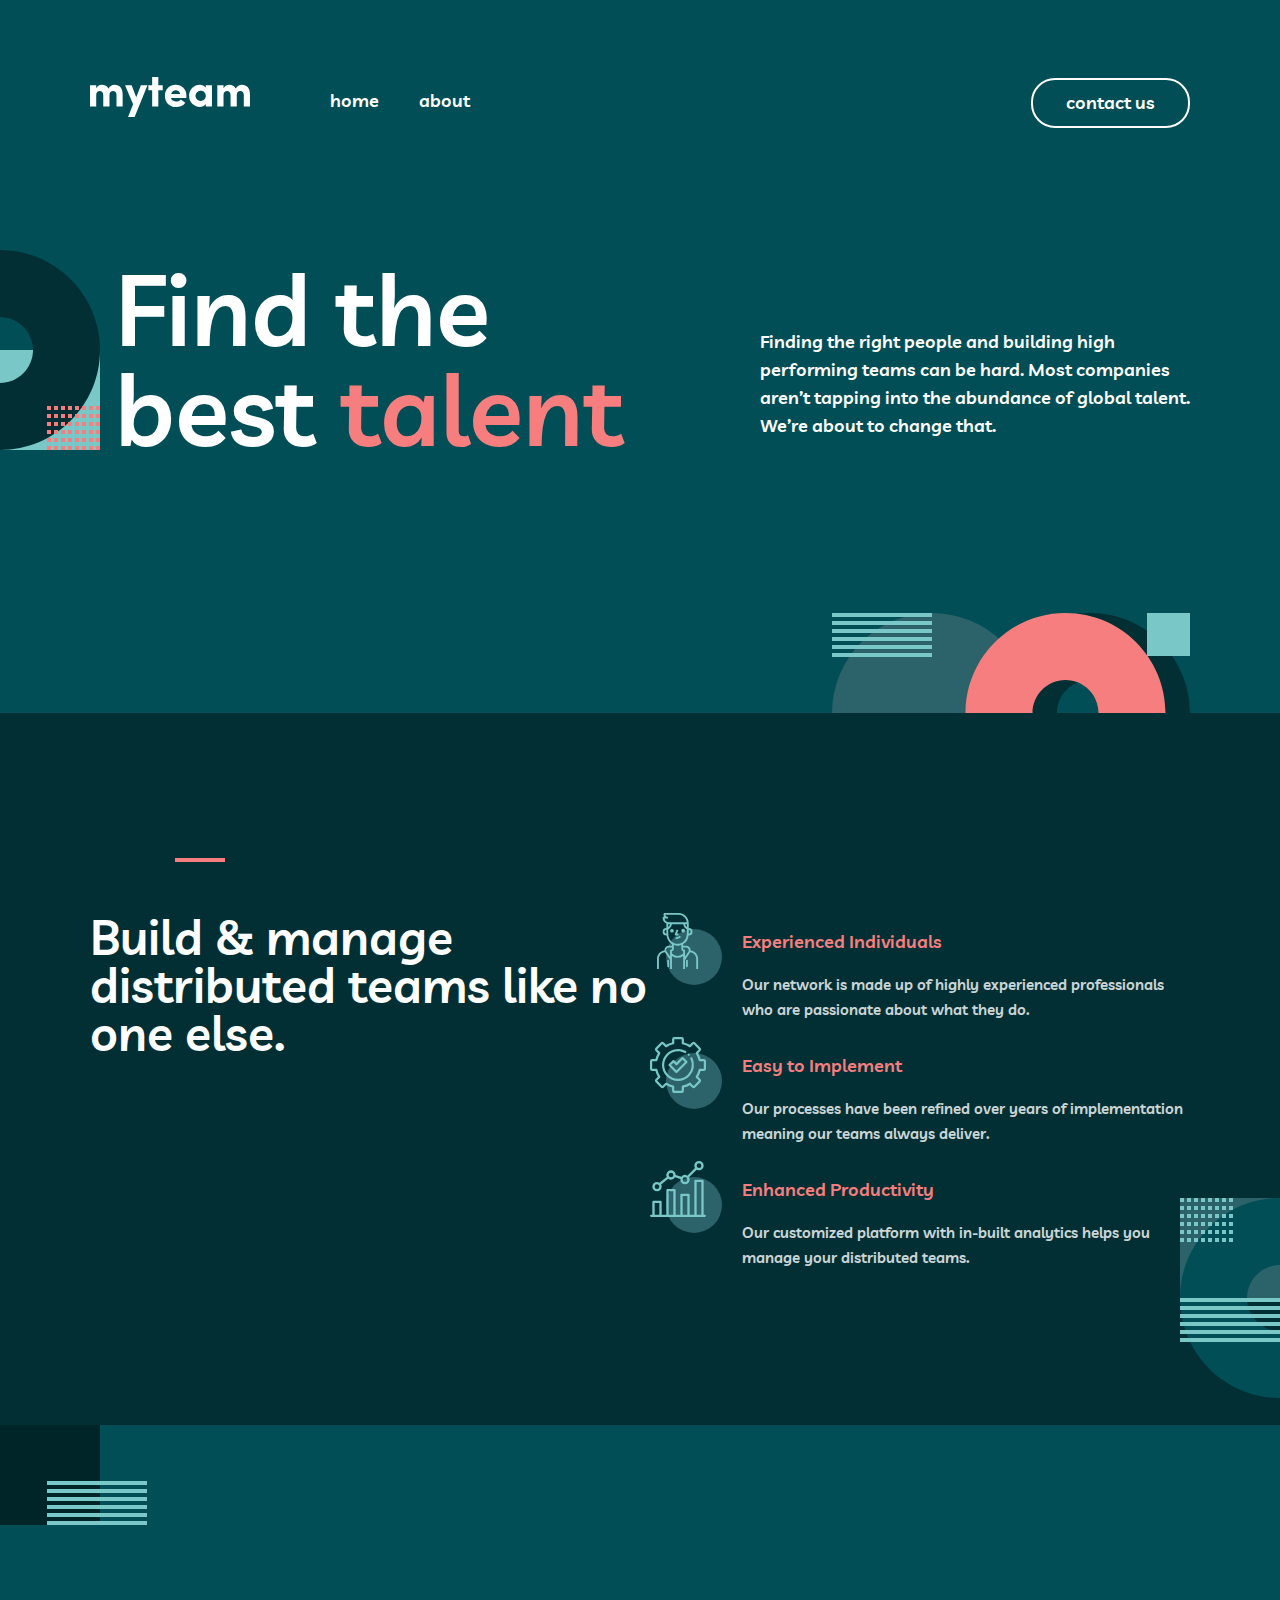
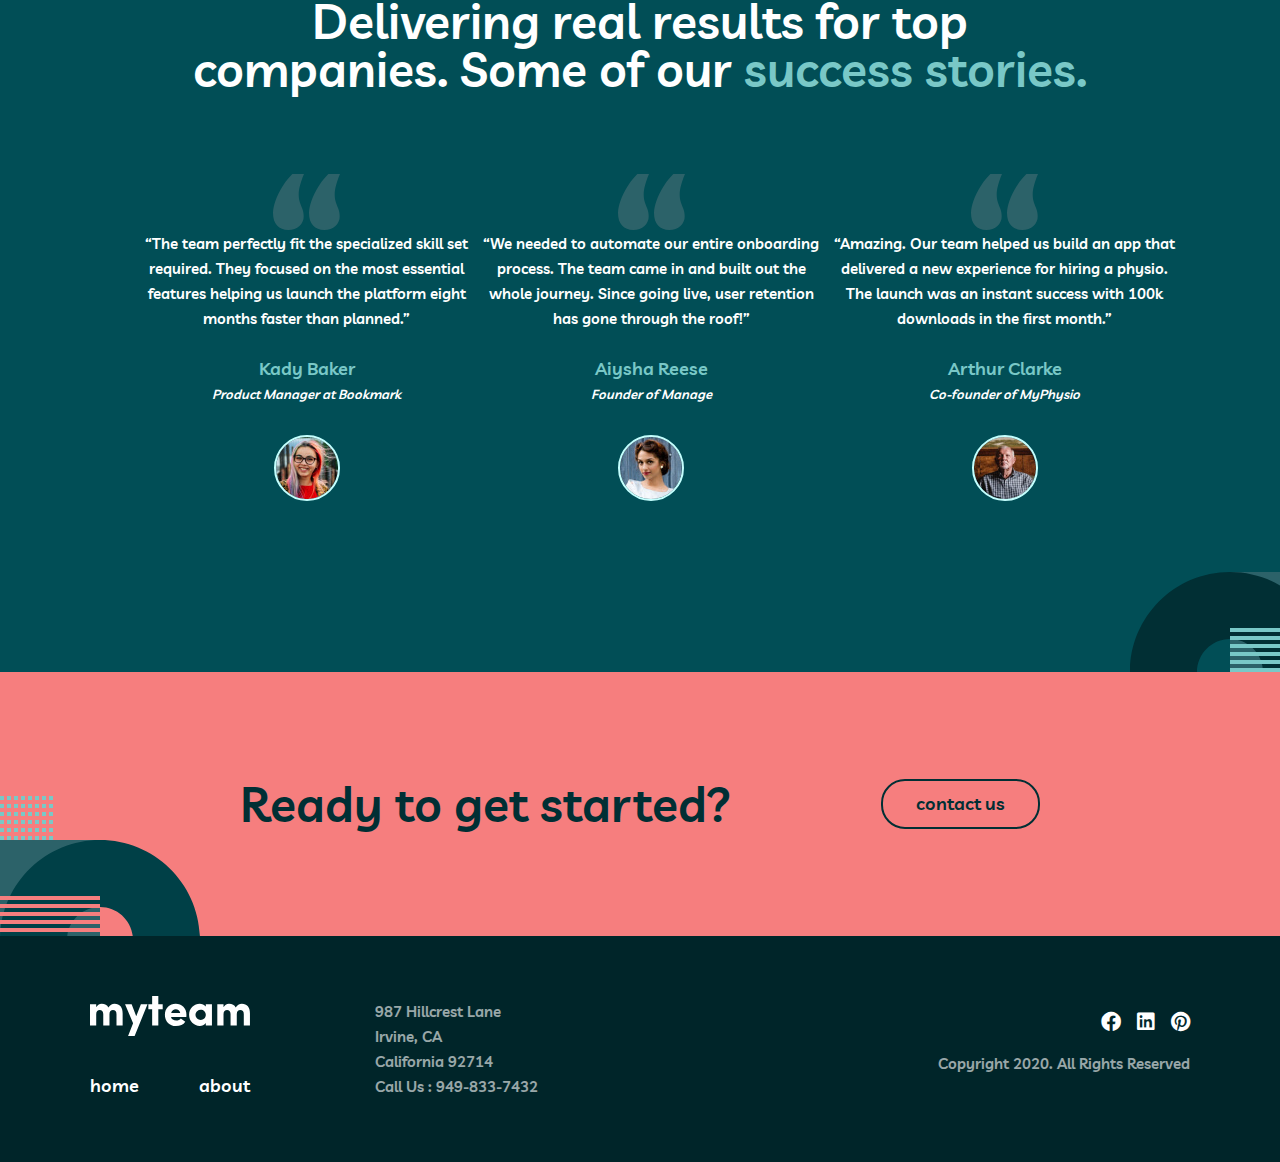
<file: index.html>
<!DOCTYPE html>
<html lang="en">

<head>
    <meta charset="UTF-8">
    <meta http-equiv="X-UA-Compatible" content="IE=edge">
    <meta name="viewport" content="width=device-width, initial-scale=1.0">
    <title>My Team</title>
    <link rel="stylesheet" href="https://cdnjs.cloudflare.com/ajax/libs/font-awesome/6.0.0/css/all.min.css" integrity="sha512-9usAa10IRO0HhonpyAIVpjrylPvoDwiPUiKdWk5t3PyolY1cOd4DSE0Ga+ri4AuTroPR5aQvXU9xC6qOPnzFeg==" crossorigin="anonymous" referrerpolicy="no-referrer"
    />
    <link rel="stylesheet" href="Sass/shared.css">
    <link rel="stylesheet" href="Sass/main.css">
</head>

<body>
    <header class="site-header">
        <div class="background"></div>
        <div class="container header-section">
            <div class="header ">

                <div class="nav_logo">
                    <div class="logo-mobile">
                        <a href="#" class="site-logo">
                            <img src="./images/logo.svg" alt="site logo">
                        </a>
                        <div id="hamburger-icon" onclick="toggleMobileMenu(this)">
                            <div class="bar1"></div>
                            <div class="bar2"></div>
                            <div class="bar3"></div>
                        </div>
                    </div>
                    <ul class="site-nav">
                        <li class="site_nav__item"><a href="index.html" class="site_nav__link">home</a></li>
                        <li class="site_nav__item"><a href="./about/about.html" class="site_nav__link">about</a></li>
                    </ul>
                </div>
                <a href="./contact/contact.html" class="contact">contact us</a>

            </div>


            <div class="header-content ">
                <div class="header-text">
                    <h1 class="main-title">
                        Find the <br> best <span class="color">talent</span>
                    </h1>
                    <p class="header-des">
                        Finding the right people and building high <br> performing teams can be hard. Most companies <br> aren’t tapping into the abundance of global talent. <br> We’re about to change that.
                    </p>
                </div>
                <div class="hero-img">
                    <img class="hero-circle-red" src="./images/hero-circle-red.svg" alt="hero circle">

                </div>

            </div>
        </div>

    </header>
    <main class="main-content">
        <section class="features">
            <div class="container feature">
                <hr class="hr">
                <div class="back-feat"></div>
                <h1 class="feature-title ">
                    Build & manage distributed teams like no one else.
                </h1>
                <ul class="features-list container">
                    <li class="features-item">
                        <img src="./images/icon-circle-man.svg" alt="">
                        <span class="features-text">
                            <h2 class="item-title">
                                Experienced Individuals
                            </h2>
                            <p class="item-des">
                                Our network is made up of highly experienced professionals <br> who are passionate about what they do.
                            </p>
                        </span>
                    </li>
                    <li class="features-item">
                        <img src="./images/icon-circle-check-cog.svg" alt="">
                        <span class="features-text">
                            <h2 class="item-title">
                                Easy to Implement
                            </h2>
                            <p class="item-des">
                                Our processes have been refined over years of implementation <br> meaning our teams always deliver.
                            </p>
                        </span>
                    </li>
                    <li class="features-item">
                        <img src="./images/icon-circle-line-chart.svg" alt="">
                        <span class="features-text">
                            <h2 class="item-title">
                                Enhanced Productivity
                            </h2>
                            <p class="item-des">
                                Our customized platform with in-built analytics helps you <br> manage your distributed teams.
                            </p>
                        </span>
                    </li>
                </ul>
            </div>
        </section>
        <section class="clients container">
            <img class="rect" src="./images/directors-rect.svg" alt="">
            <h1 class="client-title container">
                Delivering real results for top companies. Some of our <span class="succes">success stories.</span>
            </h1>
            <ul class="clients-list">
                <li class="client">
                    <img class="quotes-img" src="./images/icon-quotes.svg" alt="">
                    <p class="client-th">
                        “The team perfectly fit the specialized skill set <br> required. They focused on the most essential <br> features helping us launch the platform eight <br> months faster than planned.”
                    </p>
                    <h4 class="client-name">Kady Baker</h4>
                    <p class="clinet-deg">Product Manager at Bookmark</p>
                    <img class="heroes" src="./images/kady.jpg" alt="kady">
                </li>
                <li class="client">
                    <img class="quotes-img" src="./images/icon-quotes.svg" alt="">
                    <p class="client-th">
                        “We needed to automate our entire onboarding <br> process. The team came in and built out the <br> whole journey. Since going live, user retention <br> has gone through the roof!”
                    </p>
                    <h4 class="client-name">Aiysha Reese</h4>
                    <p class="clinet-deg">Founder of Manage</p>
                    <img class="heroes" src="./images/aisha.jpg" alt="aisha">
                </li>
                <li class="client">
                    <img class="quotes-img" src="./images/icon-quotes.svg" alt="">
                    <p class="client-th">
                        “Amazing. Our team helped us build an app that <br> delivered a new experience for hiring a physio. <br> The launch was an instant success with 100k <br> downloads in the first month.”
                    </p>
                    <h4 class="client-name">Arthur Clarke</h4>
                    <p class="clinet-deg">Co-founder of MyPhysio</p>
                    <img class="heroes" src="./images/arthur.jpg" alt=" arthur ">
                </li>
            </ul>
            <div class="client-bg"></div>
        </section>
        <section class='contacts container'>
            <div class="contact-bg"></div>
            <h1 class="contact-title">
                Ready to get started?
            </h1>
            <a href="./contact/contact.html" class="contact-link contact">contact us</a>
        </section>
    </main>
    <footer class="site-footer">
        <div class="container footer-section">
            <div class="footer-logo">
                <div class="footer-navs">
                    <img src="./images/logo.svg" alt="footer logo">
                    <ul class="footer-nav">
                        <li class="footer-nav-item"><a href="./index.html" class="footer-nav-link">home</a></li>
                        <li class="footer-nav-item"><a href="./about/about.html" class="footer-nav-link">about</a></li>
                    </ul>
                </div>
                <p class="addres">987 Hillcrest Lane <br> Irvine, CA <br> California 92714 <br> Call Us : 949-833-7432</p>
            </div>
            <div class="socials">
                <ul class="socials-list">
                    <li class="socials-item">
                        <a href="#" class="social-link">
                            <i class="fa-brands fa-facebook fa-2xl"></i>
                        </a>
                    </li>
                    <li class="socials-item">
                        <a href="#" class="social-link">
                            <i class="fa-brands fa-linkedin fa-2xl"></i>
                        </a>
                    </li>
                    <li class="socials-item">
                        <a href="#" class="social-link">
                            <i class="fa-brands fa-pinterest fa-2xl"></i>
                        </a>
                    </li>
                </ul>
                <p class="all">Copyright 2020. All Rights Reserved </p>
            </div>
        </div>
    </footer>

</body>

</html>
</file>
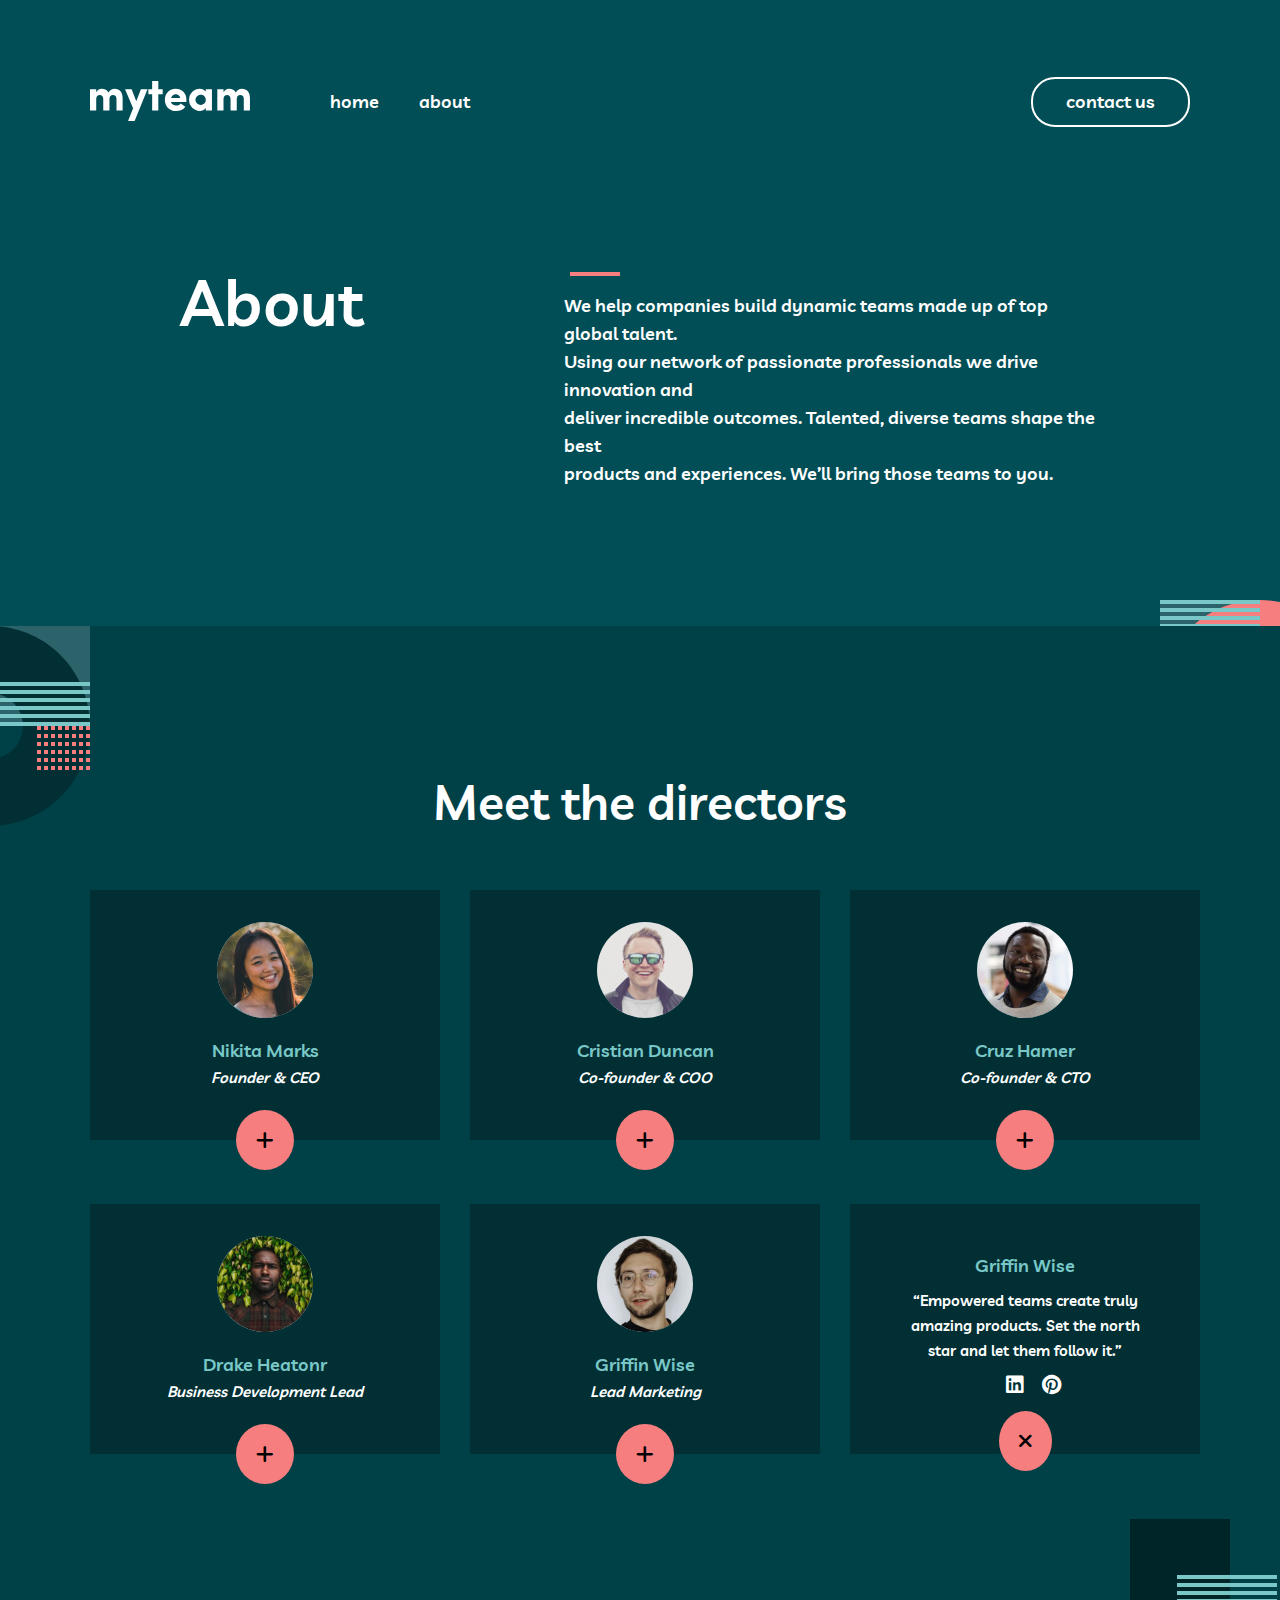
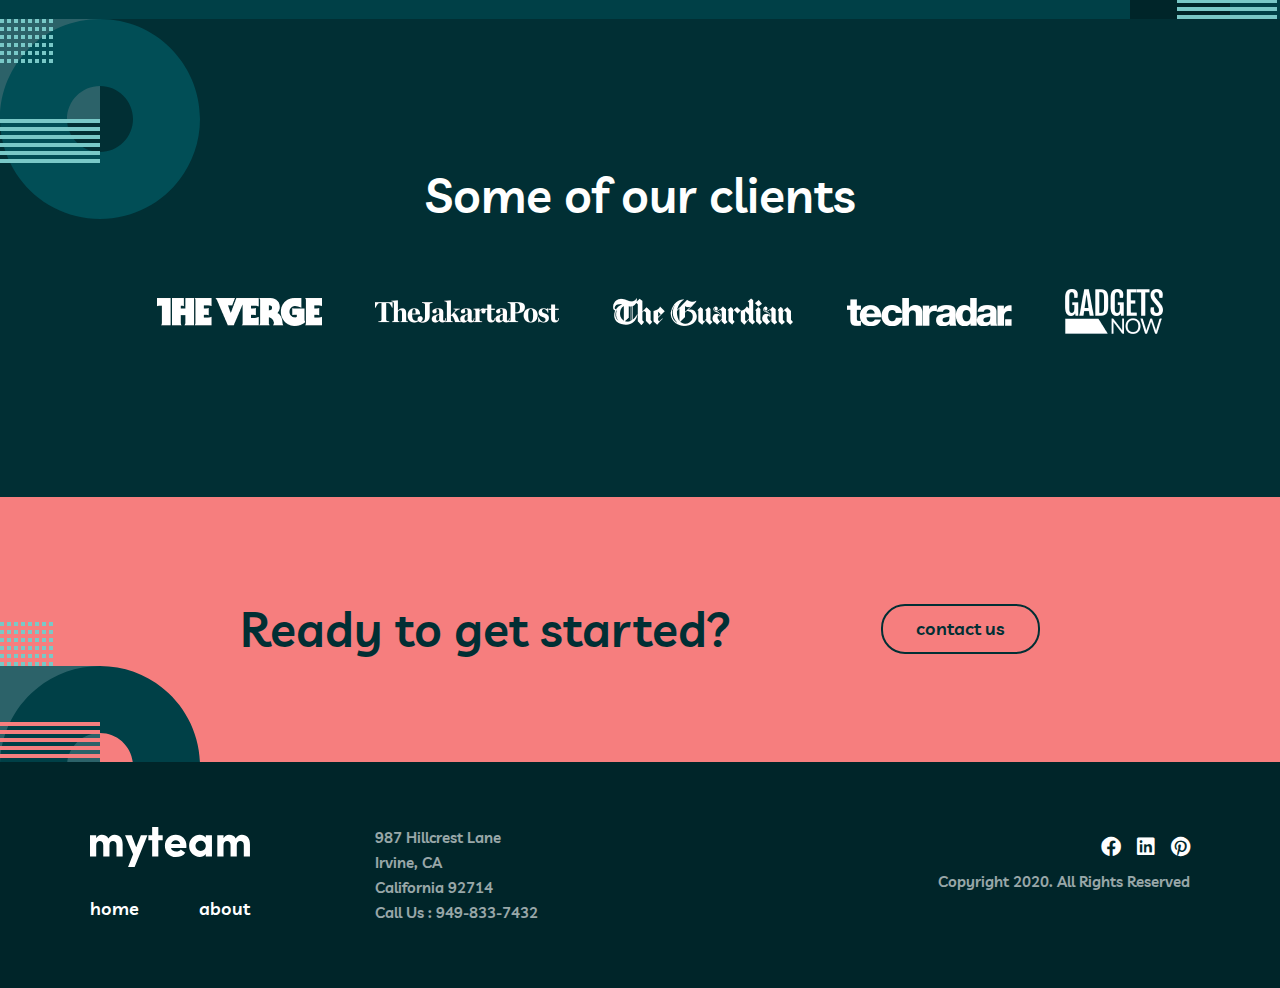
<file: about/about.html>
<!DOCTYPE html>
<html lang="en">

<head>
    <meta charset="UTF-8">
    <meta http-equiv="X-UA-Compatible" content="IE=edge">
    <meta name="viewport" content="width=device-width, initial-scale=1.0">
    <title>About</title>
    <link rel="stylesheet" href="https://cdnjs.cloudflare.com/ajax/libs/font-awesome/6.0.0/css/all.min.css" integrity="sha512-9usAa10IRO0HhonpyAIVpjrylPvoDwiPUiKdWk5t3PyolY1cOd4DSE0Ga+ri4AuTroPR5aQvXU9xC6qOPnzFeg==" crossorigin="anonymous" referrerpolicy="no-referrer"
    />
    <link rel="stylesheet" href="../Sass/shared.css">
    <link rel="stylesheet" href="about styles/styles.css">

</head>

<body>
    <header class="site-header">
        <div class="background"></div>
        <div class="container header-section">
            <div class="header ">

                <div class="nav_logo">
                    <a href="../index.html" class="site-logo">
                        <img src="../images/logo.svg" alt="site logo">
                    </a>
                    <ul class="site-nav">
                        <li class="site_nav__item"><a href="../index.html" class="site_nav__link">home</a></li>
                        <li class="site_nav__item"><a href="index.html" class="site_nav__link">about</a></li>
                    </ul>
                </div>
                <a href="../contact/contact.html" class="contact">contact us</a>

            </div>

            <div class="hero-img">


            </div>
            <div class="header-content container">
                <div class="header-text">
                    <h1 class="main-title">
                        About
                    </h1>
                    <hr class="hr">
                    <p class="header-des">
                        We help companies build dynamic teams made up of top global talent. <br> Using our network of passionate professionals we drive innovation and <br> deliver incredible outcomes. Talented, diverse teams shape the best <br> products
                        and experiences. We’ll bring those teams to you.
                    </p>
                </div>

            </div>
        </div>

    </header>
    <main class="main-section">
        <section class="directors-section container">
            <div class="direct-bg"></div>
            <div class="direct-bg-bottom"></div>
            <h1 class="direct-title">Meet the directors</h1>
            <div class="directors-list">
                <div class="nikita card">
                    <img src="../images/nikita.jpg" alt="nikita">
                    <h3 class="direct-name">Nikita Marks</h3>
                    <p class="direct-deg">Founder & CEO</p>
                    <i class="fa-solid fa-plus fa-2x"></i>
                </div>
                <div class="cristian card">
                    <img src="../images/cristian.jpg" alt="cristian">
                    <h3 class="direct-name">Cristian Duncan</h3>
                    <p class="direct-deg">Co-founder & COO</p>
                    <i class="fa-solid fa-plus fa-2x"></i>
                </div>
                <div class="cruz card">
                    <img src="../images/cruz.jpg" alt="cruz">
                    <h3 class="direct-name">Cruz Hamer</h3>
                    <p class="direct-deg">Co-founder & CTO</p>
                    <i class="fa-solid fa-plus fa-2x"></i>
                </div>
                <div class="drake card">
                    <img src="../images/drake.jpg" alt="drake">
                    <h3 class="direct-name">Drake Heatonr</h3>
                    <p class="direct-deg">Business Development Lead</p>
                    <i class="fa-solid fa-plus fa-2x"></i>
                </div>
                <div class="griffin card">
                    <img src="../images/griffin.jpg" alt="griffin">
                    <h3 class="direct-name">Griffin Wise</h3>
                    <p class="direct-deg">Lead Marketing</p>
                    <i class="fa-solid fa-plus fa-2x"></i>
                </div>
                <div class="aden card">

                    <h3 class="direct-name">Griffin Wise</h3>
                    <p class="direct-quote">“Empowered teams create truly <br> amazing products. Set the north <br> star and let them follow it.”</p>
                    <div class="links">
                        <i class="fa-brands fa-linkedin fa-2xl"></i>
                        <i class="fa-brands fa-pinterest fa-2xl"></i>
                    </div>
                    <i class="fa-solid fa-xmark fa-2x"></i>
                </div>
            </div>

        </section>
        <section class="partners container">
            <div class="part-bg"></div>
            <h1 class="part-title">Some of our clients</h1>
            <ul class="part-list">
                <li class="part-item">
                    <img src="../images/the-verge.png" alt="">
                </li>
                <li class="part-item">
                    <img src="../images/the-jakarta-post.png" alt="">
                </li>
                <li class="part-item">
                    <img src="../images/the-guardian.png" alt="">

                </li>
                <li class="part-item">
                    <img src="../images/techradar.png" alt="">

                </li>
                <li class="part-item">
                    <img src="../images/gadgets-now.png" alt="">

                </li>
            </ul>
        </section>
        <section class='contacts container'>
            <div class="contact-bg"></div>
            <h1 class="contact-title">
                Ready to get started?
            </h1>
            <a href="#" class="contact-link contact">contact us</a>
        </section>
    </main>
    <footer class="site-footer">
        <div class="container footer-section">
            <div class="footer-logo">
                <div class="footer-navs">
                    <img src="../images/logo.svg" alt="footer logo">
                    <ul class="footer-nav">
                        <li class="footer-nav-item"><a href="../index.html" class="footer-nav-link">home</a></li>
                        <li class="footer-nav-item"><a href="./about.html" class="footer-nav-link">about</a></li>
                    </ul>
                </div>
                <p class="addres">987 Hillcrest Lane <br> Irvine, CA <br> California 92714 <br> Call Us : 949-833-7432</p>
            </div>
            <div class="socials">
                <ul class="socials-list">
                    <li class="socials-item">
                        <a href="#" class="social-link">
                            <i class="fa-brands fa-facebook fa-2xl"></i>
                        </a>
                    </li>
                    <li class="socials-item">
                        <a href="#" class="social-link">
                            <i class="fa-brands fa-linkedin fa-2xl"></i>
                        </a>
                    </li>
                    <li class="socials-item">
                        <a href="#" class="social-link">
                            <i class="fa-brands fa-pinterest fa-2xl"></i>
                        </a>
                    </li>
                </ul>
                <p class="all">Copyright 2020. All Rights Reserved </p>
            </div>
        </div>
    </footer>

</body>

</html>
</file>
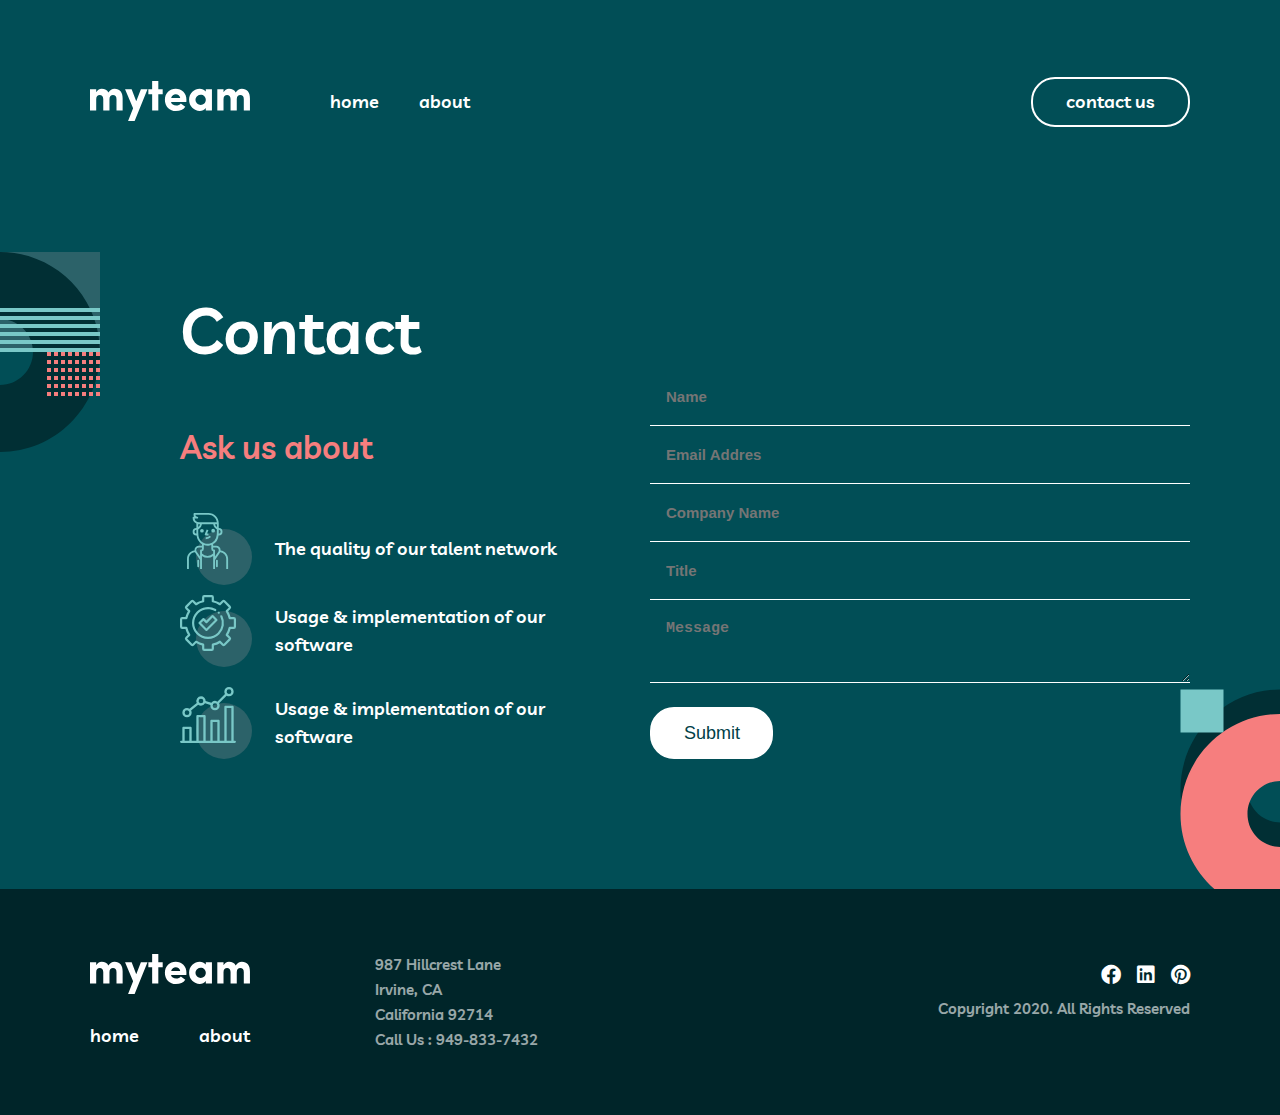
<file: contact/contact.html>
<!DOCTYPE html>
<html lang="en">

<head>
    <meta charset="UTF-8">
    <meta http-equiv="X-UA-Compatible" content="IE=edge">
    <meta name="viewport" content="width=device-width, initial-scale=1.0">
    <title>contact us</title>
    <link rel="stylesheet" href="https://cdnjs.cloudflare.com/ajax/libs/font-awesome/6.0.0/css/all.min.css" integrity="sha512-9usAa10IRO0HhonpyAIVpjrylPvoDwiPUiKdWk5t3PyolY1cOd4DSE0Ga+ri4AuTroPR5aQvXU9xC6qOPnzFeg==" crossorigin="anonymous" referrerpolicy="no-referrer"
    />
    <link rel="stylesheet" href="../Sass/shared.css">
    <link rel="stylesheet" href="./contact css/styles.css">
</head>

<body>
    <header class="site-header">
        <div class="background"></div>
        <div class="container header-section">
            <div class="header ">

                <div class="nav_logo">
                    <a href="../index.html" class="site-logo">
                        <img src="../images/logo.svg" alt="site logo">
                    </a>
                    <ul class="site-nav">
                        <li class="site_nav__item"><a href="../index.html" class="site_nav__link">home</a></li>
                        <li class="site_nav__item"><a href="" class="site_nav__link">about</a></li>
                    </ul>
                </div>
                <a href="#" class="contact">contact us</a>

            </div>

            <div class="hero-img">


            </div>
        </div>
    </header>
    <main class="main-contents ">

        <section class="contact-form container">
            <div class="contact-bg"></div>
            <div class="contact-bg-red"></div>
            <div class="ask container">
                <h1 class=" ask-title ">
                    Contact
                </h1>
                <h4 class="ask-about ">Ask us about</h4>
                <ul class="ask-list ">
                    <li class="ask-item ">
                        <img src="../images/icon-circle-man.svg " alt="man ">
                        <p class="item-text ">The quality of our talent network</p>
                    </li>
                    <li class="ask-item ">
                        <img src="../images/icon-circle-check-cog.svg " alt="man ">
                        <p class="item-text ">Usage & implementation of our software</p>
                    </li>
                    <li class="ask-item ">
                        <img src="../images/icon-circle-line-chart.svg " alt="line chart ">
                        <p class="item-text ">Usage & implementation of our software</p>
                    </li>
                </ul>
            </div>

            <form action=" " class="form ">
                <input type="text " placeholder="Name ">
                <input type="email " placeholder="Email Addres ">
                <input type="text " placeholder="Company Name ">
                <input type="text " placeholder="Title ">
                <textarea name=" " id=" " cols="30 " rows="2 " placeholder="Message "></textarea>
                <button type="submit">Submit</button>
            </form>
        </section>
    </main>
    <footer class="site-footer">
        <div class="container footer-section">
            <div class="footer-logo">
                <div class="footer-navs">
                    <img src="../images/logo.svg" alt="footer logo">
                    <ul class="footer-nav">
                        <li class="footer-nav-item"><a href="../index.html" class="footer-nav-link">home</a></li>
                        <li class="footer-nav-item"><a href="../about/about.html" class="footer-nav-link">about</a></li>
                    </ul>
                </div>
                <p class="addres">987 Hillcrest Lane <br> Irvine, CA <br> California 92714 <br> Call Us : 949-833-7432</p>
            </div>
            <div class="socials">
                <ul class="socials-list">
                    <li class="socials-item">
                        <a href="#" class="social-link">
                            <i class="fa-brands fa-facebook fa-2xl"></i>
                        </a>
                    </li>
                    <li class="socials-item">
                        <a href="#" class="social-link">
                            <i class="fa-brands fa-linkedin fa-2xl"></i>
                        </a>
                    </li>
                    <li class="socials-item">
                        <a href="#" class="social-link">
                            <i class="fa-brands fa-pinterest fa-2xl"></i>
                        </a>
                    </li>
                </ul>
                <p class="all">Copyright 2020. All Rights Reserved </p>
            </div>
        </div>
    </footer>
</body>

</html>
</file>
<file: Sass/shared.css>
@font-face {
  font-family: Livvic;
  src: url("./Livvic/Livvic-Bold.ttf");
  src: url("./Livvic/Livvic-SemiBold.ttf");
}

* {
  -webkit-box-sizing: border-box;
          box-sizing: border-box;
  font-size: 10px;
}

html,
body {
  font-family: Livvic, sans-serif;
  margin: 0;
  padding: 0;
}

.container {
  max-width: 1540px;
  width: 100%;
  padding-left: 9rem;
  padding-right: 9rem;
  margin-left: auto;
  margin-right: auto;
}

.header-section {
  background-color: #014E56;
}

.header {
  padding-top: 7.7rem;
  display: -webkit-box;
  display: -ms-flexbox;
  display: flex;
  -webkit-box-align: center;
      -ms-flex-align: center;
          align-items: center;
  -webkit-box-pack: justify;
      -ms-flex-pack: justify;
          justify-content: space-between;
}

.nav_logo {
  display: -webkit-box;
  display: -ms-flexbox;
  display: flex;
  -webkit-box-align: center;
      -ms-flex-align: center;
          align-items: center;
}

.site-logo {
  margin-right: 8rem;
}

.site-nav {
  display: -webkit-box;
  display: -ms-flexbox;
  display: flex;
  -webkit-box-align: center;
      -ms-flex-align: center;
          align-items: center;
  padding: 0;
  margin: 0;
}

.site_nav__item {
  list-style: none;
  margin-left: 4rem;
}

.site_nav__item:first-child {
  margin-left: 0;
}

.site_nav__link {
  text-decoration: none;
  font-size: 1.8rem;
  font-weight: 600;
  line-height: 2.8rem;
  color: #FFFFFF;
  -webkit-transition: .3s ease;
  transition: .3s ease;
}

.site_nav__link:hover {
  color: #F67E7E;
}

.contact {
  text-decoration: none;
  color: #FFFFFF;
  padding: .9rem 3.3rem;
  border-radius: 24px;
  border: 2px solid #FFFFFF;
  font-size: 1.8rem;
  font-weight: 600;
  line-height: 2.8rem;
  -webkit-transition: .3s ease;
  transition: .3s ease;
}

.contact:hover {
  background-color: #FFFFFF;
  color: #002529;
}

.footer-section {
  padding-top: 4.8rem;
  padding-bottom: 4.8rem;
  background-color: #002529;
  display: -webkit-box;
  display: -ms-flexbox;
  display: flex;
  -webkit-box-align: center;
      -ms-flex-align: center;
          align-items: center;
  -webkit-box-pack: justify;
      -ms-flex-pack: justify;
          justify-content: space-between;
}

.footer-logo {
  display: -webkit-box;
  display: -ms-flexbox;
  display: flex;
  -webkit-box-align: center;
      -ms-flex-align: center;
          align-items: center;
}

.footer-nav {
  display: -webkit-box;
  display: -ms-flexbox;
  display: flex;
  -webkit-box-align: center;
      -ms-flex-align: center;
          align-items: center;
  -webkit-box-pack: justify;
      -ms-flex-pack: justify;
          justify-content: space-between;
  margin: 0;
  padding: 0;
  margin-top: 2.5rem;
}

.footer-nav-item {
  list-style: none;
}

.footer-nav-link {
  text-decoration: none;
  color: #FFFFFF;
  font-size: 1.8rem;
  font-weight: 600;
  line-height: 2.8rem;
  -webkit-transition: .3s ease;
  transition: .3s ease;
}

.footer-nav-link:hover {
  color: #F67E7E;
}

.addres {
  margin-left: 12.5rem;
  color: #FFFFFF;
  opacity: 0.6;
  font-size: 1.5rem;
  font-weight: 600;
  line-height: 2.5rem;
}

.socials-list {
  display: -webkit-box;
  display: -ms-flexbox;
  display: flex;
  -webkit-box-align: center;
      -ms-flex-align: center;
          align-items: center;
  -webkit-box-pack: end;
      -ms-flex-pack: end;
          justify-content: flex-end;
  margin: 0;
  padding: 0;
}

.socials-item {
  list-style-type: none;
  margin-left: 1.6rem;
}

.socials-item:first-child {
  margin-left: 0;
}

.social-link {
  width: 2.4rem;
  height: 2.4rem;
  -webkit-transition: .3s ease;
  transition: .3s ease;
  color: #FFFFFF;
}

.social-linki {
  font-size: 2.4rem;
}

.social-link:hover {
  color: #F67E7E;
}

.all {
  color: #FFFFFF;
  opacity: 0.6;
  font-size: 1.5rem;
  font-weight: 600;
  line-height: 2.5rem;
}

.contacts {
  background-color: #F67E7E;
  display: -webkit-box;
  display: -ms-flexbox;
  display: flex;
  -webkit-box-align: center;
      -ms-flex-align: center;
          align-items: center;
  -webkit-box-pack: space-evenly;
      -ms-flex-pack: space-evenly;
          justify-content: space-evenly;
  padding-top: 7.6rem;
  padding-bottom: 7.6rem;
  position: relative;
}

.contact-title {
  font-size: 4.8rem;
  font-weight: 700;
  line-height: 4.8rem;
  color: #012F34;
}

.contact-link {
  color: #012F34;
  -webkit-transition: .3s ease;
  transition: .3s ease;
  border-color: #012F34;
}

.contact-link:hover {
  color: #FFFFFF;
  background-color: #012F34;
}

.contact-bg {
  position: absolute;
  bottom: 0;
  left: 0;
  width: 200px;
  height: 200px;
  background: url("../images/cta-bg.svg");
  background-repeat: no-repeat;
  background-position: 0 60px;
}

@media (max-width: 768px) {
  .container {
    max-width: 768px;
    width: 100%;
    padding-left: 4rem;
    padding-right: 4rem;
  }
  .footer-logo {
    -webkit-box-orient: vertical;
    -webkit-box-direction: normal;
        -ms-flex-direction: column;
            flex-direction: column;
    -ms-flex-wrap: wrap;
        flex-wrap: wrap;
  }
}

@media (max-width: 400px) {
  .container {
    max-width: 400px;
    width: 100%;
    padding-left: 2.4rem;
    padding-right: 2.4rem;
  }
  .site-nav {
    display: none;
  }
  .contacts {
    -ms-flex-wrap: wrap;
        flex-wrap: wrap;
    text-align: center;
    padding-bottom: 10rem;
  }
  .addres {
    margin-left: 0;
  }
}

.mobile-nav {
  height: 100vh;
  width: 45%;
  background-color: #FFFFFF;
  padding: 0;
  margin: 0;
  position: fixed;
  z-index: 5;
  display: -webkit-box;
  display: -ms-flexbox;
  display: flex;
  -webkit-box-align: center;
      -ms-flex-align: center;
          align-items: center;
  -webkit-box-orient: vertical;
  -webkit-box-direction: normal;
      -ms-flex-direction: column;
          flex-direction: column;
}

.mobile {
  color: #F67E7E;
}
/*# sourceMappingURL=shared.css.map */
</file>
<file: Sass/main.css>
* {
  -webkit-box-sizing: border-box;
          box-sizing: border-box;
  font-size: 10px;
}

body {
  line-height: 2.8rem;
}

.header-content {
  margin-top: 13rem;
}

.header-text {
  display: -webkit-box;
  display: -ms-flexbox;
  display: flex;
  -webkit-box-align: end;
      -ms-flex-align: end;
          align-items: flex-end;
  -webkit-box-pack: justify;
      -ms-flex-pack: justify;
          justify-content: space-between;
}

.main-title {
  color: #FFFFFF;
  font-size: 10rem;
  font-weight: 700;
  line-height: 10rem;
  margin: 0;
  margin-left: 2.5rem;
}

.color {
  color: #F67E7E;
  font: inherit;
}

.header-des {
  color: #FFFFFF;
  font-weight: 600;
  font-size: 1.8rem;
  margin-left: 3rem;
}

.hero-img {
  margin-top: 15.5rem;
}

.hero-img img {
  display: block;
  margin-left: auto;
}

.background {
  position: absolute;
  width: 20rem;
  height: 20rem;
  top: 25rem;
  left: 0;
  background: url("../images/hero-circle-dark.svg");
  background-repeat: no-repeat;
  background-position: -100px 0;
}

.features {
  margin-top: -10rem;
  z-index: 5;
  position: relative;
}

.feature {
  background-color: #012F34;
  padding-top: 20rem;
  display: -webkit-box;
  display: -ms-flexbox;
  display: flex;
  -webkit-box-align: start;
      -ms-flex-align: start;
          align-items: flex-start;
  padding-bottom: 14rem;
}

.hr {
  position: absolute;
  background-color: #F67E7E;
  border: none;
  width: 5rem;
  top: 14rem;
  left: 17.5rem;
  height: .4rem;
}

.feature-title {
  color: #FFFFFF;
  margin: 0;
  font-size: 4.8rem;
  font-weight: 700;
  line-height: 4.8rem;
}

.features-list {
  margin: 0;
  padding: 0;
}

.features-item {
  list-style: none;
  display: -webkit-box;
  display: -ms-flexbox;
  display: flex;
  -webkit-box-align: start;
      -ms-flex-align: start;
          align-items: flex-start;
}

.features-text {
  margin-left: 2rem;
}

.item-title {
  color: #F67E7E;
  margin-bottom: 1.6rem;
  font-size: 1.8rem;
  font-weight: 700;
  line-height: 2.8rem;
}

.item-des {
  color: #FFFFFF;
  font-size: 1.5rem;
  font-weight: 600;
  line-height: 2.5rem;
  opacity: 0.8;
}

.back-feat {
  width: 20rem;
  height: 20rem;
  position: absolute;
  background: url("../images/clients-circle.svg");
  background-repeat: no-repeat;
  top: 48.5rem;
  right: 0;
  background-position: 100px 0;
}

.clients {
  background-color: #014E56;
  text-align: center;
  padding-top: 14rem;
  position: relative;
  padding-bottom: 15rem;
}

.client-title {
  color: #FFFFFF;
  font-size: 4.8rem;
  font-weight: 700;
  line-height: 4.8rem;
  margin-bottom: 5.6rem;
}

.succes {
  font: inherit;
  color: #79C8C7;
}

.clients-list {
  display: -webkit-box;
  display: -ms-flexbox;
  display: flex;
  -webkit-box-align: center;
      -ms-flex-align: center;
          align-items: center;
  -webkit-box-pack: space-evenly;
      -ms-flex-pack: space-evenly;
          justify-content: space-evenly;
}

.client {
  list-style: none;
}

.quotes-img {
  -webkit-transform: translateY(25px);
          transform: translateY(25px);
}

.client-th {
  color: #FFFFFF;
  font-size: 1.5rem;
  font-weight: 600;
  line-height: 2.5rem;
}

.client-name {
  color: #79C8C7;
  margin: 0;
  margin-top: 2.4rem;
  font-size: 1.8rem;
  font-weight: 700;
  line-height: 2.8rem;
}

.clinet-deg {
  margin: 0;
  margin-top: 0.2rem;
  color: #FFFFFF;
  font-size: 1.3rem;
  font-style: italic;
  font-weight: 500;
  line-height: 1.8rem;
  margin-bottom: 3.2rem;
}

.heroes {
  border: 2px solid #C4FFFE;
  border-radius: 50%;
}

.client-bg {
  width: 200px;
  height: 200px;
  position: absolute;
  bottom: 0;
  right: 0;
  background: url("../images/directors-circle.svg");
  background-repeat: no-repeat;
  background-position: 50px 100px;
}

.rect {
  position: absolute;
  top: 0;
  left: 0;
}

@media (max-width: 768px) {
  .background {
    display: none;
  }
  .header-text {
    -ms-flex-wrap: wrap;
        flex-wrap: wrap;
  }
  .header-text .main-title {
    margin-bottom: 2.4rem;
  }
  .hero-circle-red {
    margin-left: auto;
    margin-right: auto;
  }
  .feature {
    -ms-flex-wrap: wrap;
        flex-wrap: wrap;
    padding-top: 13.6rem;
  }
  .feature .features-list {
    margin-top: 6.4rem;
  }
  .hr {
    top: 10rem;
    left: 9.8rem;
  }
  .back-feat {
    top: 0;
  }
  .clients-list {
    -webkit-box-orient: vertical;
    -webkit-box-direction: normal;
        -ms-flex-direction: column;
            flex-direction: column;
  }
}

@media (max-width: 400px) {
  .main-title {
    font-size: 4rem;
    line-height: 4rem;
    margin-left: auto;
    margin-right: auto;
    text-align: center;
  }
  .hero-circle-red {
    margin: 0;
    margin-left: 10px;
    margin-right: auto;
  }
}
/*# sourceMappingURL=main.css.map */
</file>
<file: about/about styles/styles.css>
.header-content {
  position: relative;
  padding-bottom: 12rem;
}

.header-text {
  display: -webkit-box;
  display: -ms-flexbox;
  display: flex;
  -webkit-box-align: start;
      -ms-flex-align: start;
          align-items: flex-start;
  padding-top: 12.5rem;
}

.main-title {
  color: #FFFFFF;
  font-size: 6.4rem;
  font-weight: 600;
  line-height: 10rem;
  margin: 0;
}

.header-des {
  color: #FFFFFF;
  font-size: 1.8rem;
  font-weight: 600;
  line-height: 2.8rem;
  margin-left: 20rem;
  margin-top: 4rem;
}

.hero-img {
  position: absolute;
  bottom: 100px;
  right: 0;
  padding: 0;
  background: url("../../images/about-hero-circle.svg");
  background-repeat: no-repeat;
  width: 20rem;
  height: 20rem;
  background-position: 80px 0;
}

.hr {
  position: absolute;
  background-color: #F67E7E;
  border: none;
  width: 5rem;
  top: 14rem;
  left: 48rem;
  height: .4rem;
}

.main-section {
  position: relative;
}

.directors-section {
  padding-top: 12rem;
  padding-bottom: 16.5rem;
  background-color: #004047;
  position: relative;
}

.direct-bg {
  background: url("../../images/directors-circle.svg");
  background-repeat: no-repeat;
  position: absolute;
  top: 0;
  left: 0;
  width: 20rem;
  height: 20rem;
  background-position: -110px 0;
}

.direct-bg-bottom {
  width: 15rem;
  height: 10rem;
  position: absolute;
  bottom: 0;
  right: 0;
  background: url("../../images/directors-rect.svg");
  background-repeat: no-repeat;
}

.direct-title {
  color: #FFFFFF;
  font-size: 4.8rem;
  font-weight: 700;
  line-height: 4.8rem;
  text-align: center;
  margin-bottom: 6.4rem;
}

.directors-list {
  display: -ms-grid;
  display: grid;
  -webkit-box-align: center;
      -ms-flex-align: center;
          align-items: center;
  justify-items: center;
  -ms-grid-columns: (350px)[3];
      grid-template-columns: repeat(3, 350px);
  gap: 6.4rem 3rem;
}

.card {
  background-color: #012F34;
  width: 35rem;
  height: 25rem;
  text-align: center;
  padding-top: 3.2rem;
}

.card img {
  border-radius: 50%;
}

.direct-name {
  color: #79C8C7;
  font-size: 1.8rem;
  font-weight: 700;
  line-height: 2.8rem;
  margin: 0;
  margin-top: 1.6rem;
}

.direct-deg {
  font-size: 1.5rem;
  color: #FFFFFF;
  font-style: italic;
  font-weight: 500;
  line-height: 2.5rem;
  margin: 0;
}

.direct-quote {
  margin-top: 0.8rem;
  color: #FFFFFF;
  font-size: 1.5rem;
  font-weight: 600;
  line-height: 2.5rem;
}

.fa-solid {
  -webkit-transform: translateY(2rem);
          transform: translateY(2rem);
  padding: 2rem;
  border-radius: 50%;
  background-color: #F67E7E;
  -webkit-transition: .3s ease;
  transition: .3s ease;
  cursor: pointer;
}

.fa-solid:hover {
  background-color: #79C8C7;
}

.aden .fa-brands {
  color: #FFFFFF;
  margin-left: 1.6rem;
  -webkit-transition: .3s ease;
  transition: .3s ease;
}

.aden .fa-brands:hover {
  color: #F67E7E;
}

.partners {
  padding-top: 12rem;
  padding-bottom: 15rem;
  background-color: #012F34;
  position: relative;
}

.part-title {
  color: #FFFFFF;
  font-size: 4.8rem;
  font-weight: 700;
  line-height: 4.8rem;
  text-align: center;
}

.part-list {
  display: -webkit-box;
  display: -ms-flexbox;
  display: flex;
  -webkit-box-align: center;
      -ms-flex-align: center;
          align-items: center;
  text-align: center;
  -ms-flex-pack: distribute;
      justify-content: space-around;
  margin-top: 7rem;
}

.part-item {
  list-style: none;
}

.part-bg {
  width: 20rem;
  height: 20rem;
  position: absolute;
  top: 0;
  left: 0;
  background: url("../../images/clients-circle.svg");
}

@media (max-width: 768px) {
  .header-text {
    -ms-flex-wrap: wrap;
        flex-wrap: wrap;
    text-align: center;
  }
  .header-text .hr {
    display: none;
  }
  .header-text .hero-img {
    bottom: 0;
    right: 0;
  }
  .header-text .main-title {
    margin-left: auto;
    margin-right: auto;
  }
  .header-text .header-des {
    margin-left: 0;
    margin-top: 2.4rem;
  }
  .directors-list {
    -ms-grid-columns: (minmax(250px, 1fr))[auto-fit];
        grid-template-columns: repeat(auto-fit, minmax(250px, 1fr));
    place-items: center;
    gap: 7.6rem 1.1rem;
  }
  .directors-list .card {
    width: 25rem;
  }
}

@media (max-width: 400px) {
  .part-list {
    -ms-flex-wrap: wrap;
        flex-wrap: wrap;
    -webkit-box-orient: vertical;
    -webkit-box-direction: normal;
        -ms-flex-direction: column;
            flex-direction: column;
  }
  .part-item {
    margin-top: 5rem;
  }
  .part-bg {
    background-position: -100px, 200px;
    background-repeat: no-repeat;
  }
}
/*# sourceMappingURL=styles.css.map */
</file>
<file: contact/contact css/styles.css>
.contact-form {
  padding-top: 11rem;
  background-color: #014E56;
  display: -webkit-box;
  display: -ms-flexbox;
  display: flex;
  -webkit-box-align: center;
      -ms-flex-align: center;
          align-items: center;
  position: relative;
}

.ask-title {
  color: #FFFFFF;
  font-size: 6.4rem;
  font-weight: 700;
  line-height: 10rem;
}

.ask-about {
  color: #F67E7E;
  font-size: 3.2rem;
  font-weight: 700;
  line-height: 4.8rem;
}

.ask-list {
  margin: 0;
  padding: 0;
  margin-bottom: 12rem;
}

.ask-item {
  list-style: none;
  display: -webkit-box;
  display: -ms-flexbox;
  display: flex;
  -webkit-box-align: center;
      -ms-flex-align: center;
          align-items: center;
}

.item-text {
  margin-left: 2.3rem;
  color: #FFFFFF;
  font-size: 1.8rem;
  font-weight: 700;
  line-height: 2.8rem;
}

.contact-bg {
  position: absolute;
  width: 20rem;
  height: 20rem;
  background: url("../../images/directors-circle.svg");
  background-position: -100px 0;
  background-repeat: no-repeat;
  top: 12.5rem;
  left: 0;
}

.contact-bg-red {
  position: absolute;
  width: 20rem;
  height: 20rem;
  background: url("../../images/Group 4.svg");
  background-position: 100px 0;
  background-repeat: no-repeat;
  bottom: 0;
  right: 0;
}

.form {
  display: -webkit-box;
  display: -ms-flexbox;
  display: flex;
  -webkit-box-orient: vertical;
  -webkit-box-direction: normal;
      -ms-flex-direction: column;
          flex-direction: column;
}

.form input,
.form textarea {
  padding: 1.6rem;
  color: #FFFFFF;
  font-size: 1.5rem;
  font-weight: 600;
  line-height: 2.5rem;
  background: transparent;
  border: none;
  border-bottom: 1px solid #FFFFFF;
  width: 54rem;
  outline: none;
}

.form button {
  margin-top: 2.4rem;
  width: 12.3rem;
  background-color: #FFFFFF;
  outline: none;
  font-size: 1.8rem;
  cursor: pointer;
  font-weight: #FFFFFF;
  line-height: 2.8rem;
  border-radius: 24px;
  border: 2px solid #FFFFFF;
  padding: 10px 32px;
  color: #004047;
  -webkit-transition: .3s ease;
  transition: .3s ease;
}

.form button:hover {
  color: #FFFFFF;
  background-color: transparent;
}

@media (max-width: 768px) {
  .contact-form {
    -ms-flex-wrap: wrap;
        flex-wrap: wrap;
    text-align: center;
  }
  .form {
    margin-left: auto;
    margin-right: auto;
    margin-bottom: 11.2rem;
  }
}

@media (max-width: 400px) {
  .form {
    max-width: 35rem;
    width: 100%;
  }
  .form input,
  .form textarea {
    width: 35rem;
  }
  .contact-bg {
    display: none;
  }
}
/*# sourceMappingURL=styles.css.map */
</file>
